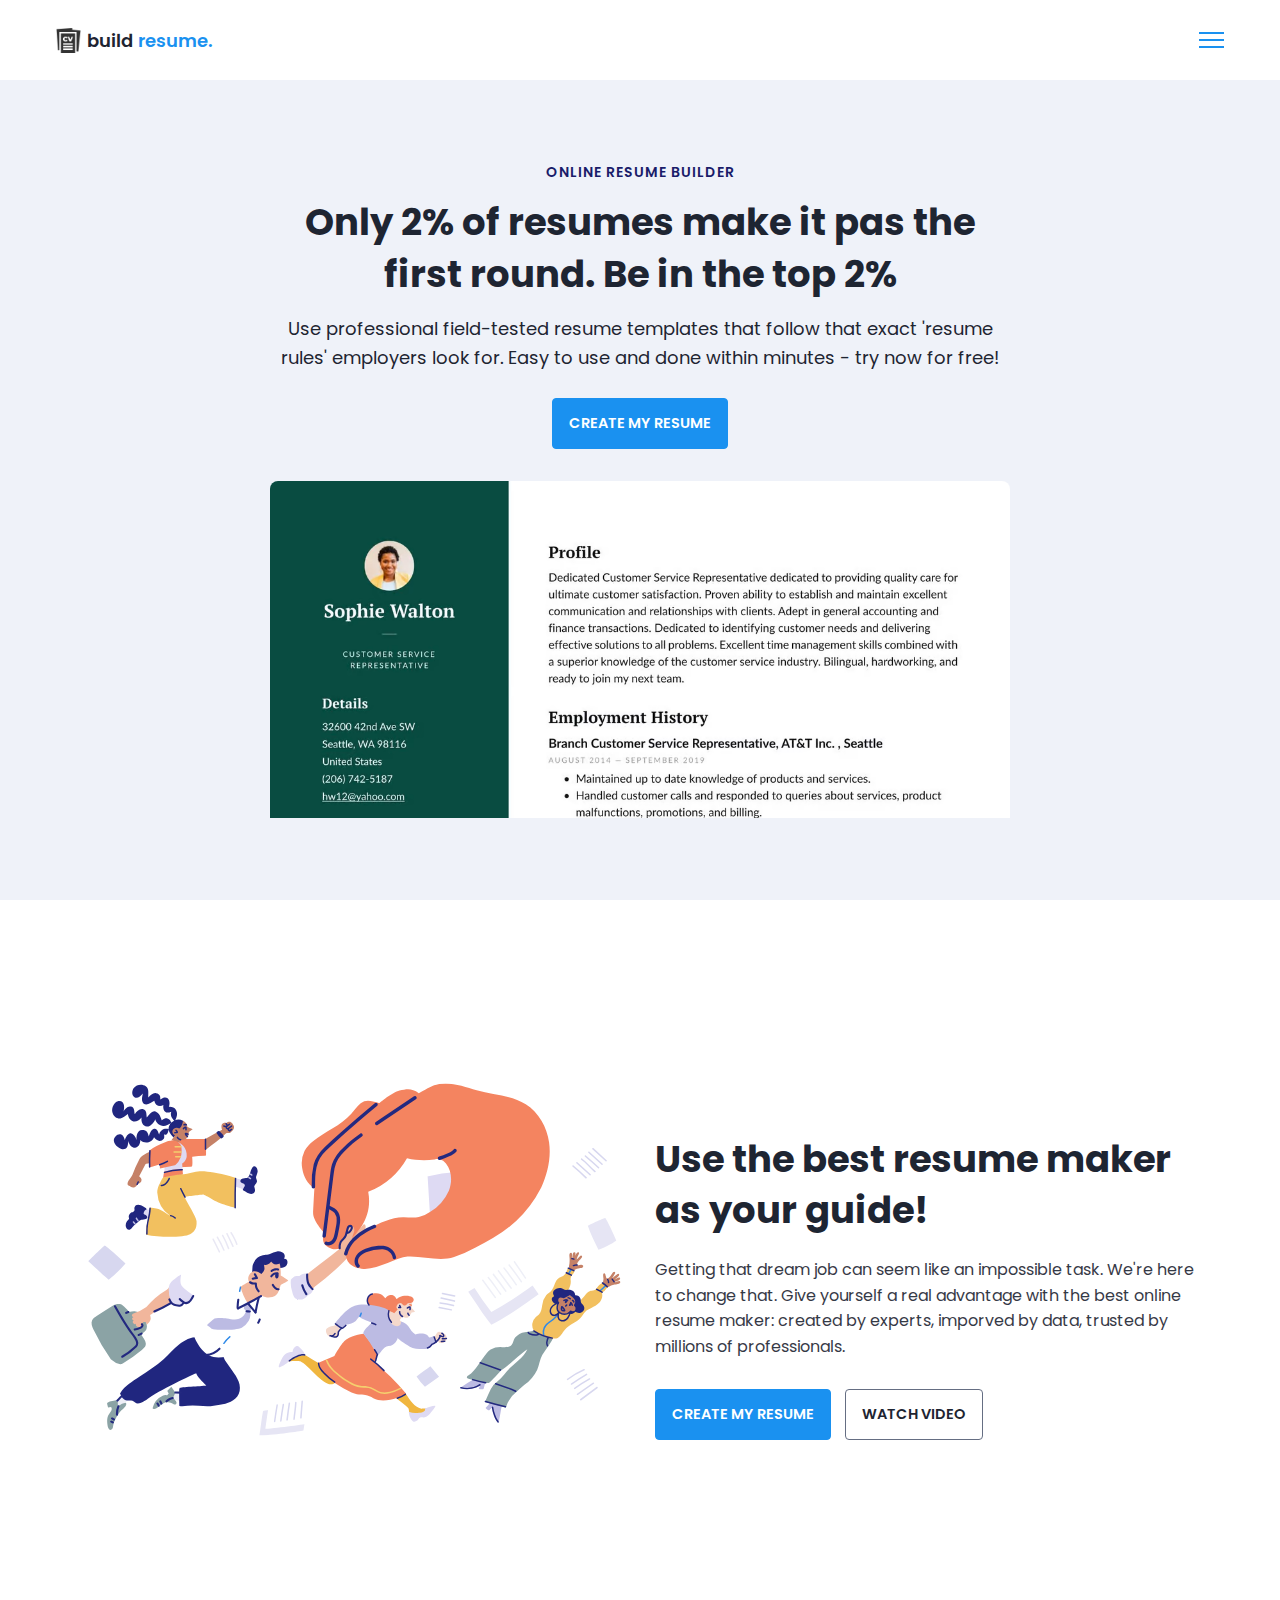
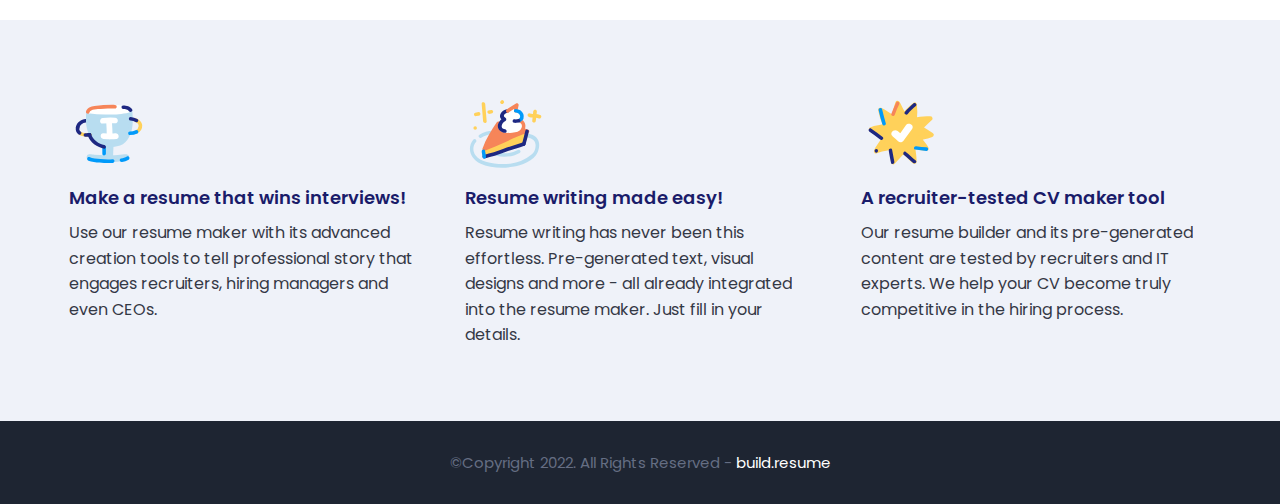
<file: index.html>
<!DOCTYPE html>
<html lang="en">

<head>
  <meta charset="UTF-8">
  <meta http-equiv="X-UA-Compatible" content="IE=edge">
  <meta name="viewport" content="width=device-width, initial-scale=1.0">
  <link rel="icon" type="image/x-icon" href="./assets/images/favicon.ico" />

  <!-- ================= Our Custom CSS Links ================= -->
  <link rel="stylesheet" type="text/css" href="./assets/css/main.css" />
  <link rel="stylesheet" type="text/css" href="./assets/css/selected.css" />
  <link rel="stylesheet" type="text/css" href="./assets/css/Responsive.css" />
  <title>Home - Resume/CV Builder</title>
</head>

<body>
  <!-- ============================
            !  Navbar   !
       ============================ -->
  <nav class="navbar bg-white" id="navbar">
    <div class="container">
      <div class="navbar-content">
        <div class="brand-and-toggler">
          <a href="index.html" class="navbar-brand">
            <img src="assets/images/curriculum-vitae.png" alt="curriculum-vitae" title="curriculum-vitae"
              class="navbar-brand-icon" />
            <span class="navbar-brand-text">build <span>resume.</span>
          </a>

          <button type="button" class="navbar-toggler-btn">
            <div class="bars">
              <div class="bar"></div>
              <div class="bar"></div>
              <div class="bar"></div>
            </div>
          </button>

          <nav class="navigation" id="navigation">
            <ul>
              <li style="--i:1;"><a href="#" class="active">Home</a></li>
              <li style="--i:2;"><a href="#">Create CV</a></li>
              <li style="--i:3;"><a href="#">privacy policy</a></li>
              <li style="--i:4;"><a href="#">Contact</a></li>
            </ul>
          </nav>
        </div>
      </div>
    </div>
  </nav>


  <!-- ============================
            !  Header   !
       ============================ -->
  <header class="header bg-bright" id="header">
    <div class="container">
      <div class="header-content text-center">
        <h6 class="text-uppercase text-blue-dark fs-14 fw-6 ls-1">online resume builder</h6>
        <h1 class="lg-title">Only 2% of resumes make it pas the first round. Be in the top 2%</h1>
        <p class="text-dark fs-18">Use professional field-tested resume templates that follow that exact 'resume
          rules' employers look for. Easy to use and done within minutes - try now for free!</p>
        <a href="resume.html" class="btn btn-primary text-uppercase">create my resume</a>
        <img src="assets/images/dublin-resume-templates.avif" alt="dublin-resume-templates"
          title="dublin-resume-templates" />
      </div>
    </div>
  </header>


  <!-- ============================
            !  Section One   !
       ============================ -->
  <div class="section-one">
    <div class="container">
      <div class="section-one-content">
        <div class="section-one-l">
          <img src="assets/images/visual-1.svg">
        </div>
        <div class="section-one-r text-center">
          <h2 class="lg-title">Use the best resume maker as your guide!</h2>
          <p class="text">Getting that dream job can seem like an impossible task. We're here to change that.
            Give yourself a real advantage with the best online resume maker: created by experts, imporved
            by data, trusted by millions of professionals.</p>
          <div class="btn-group">
            <a href="resume.html" class="btn btn-primary text-uppercase">create my resume</a>
            <a href="#" class="btn btn-secondary text-uppercase">watch video</a>
          </div>
        </div>
      </div>
    </div>
  </div>


  <!-- ============================
            !  Section Two   !
       ============================ -->
  <div class="section-two bg-bright">
    <div class="container">
      <div class="section-two-content">
        <div class="section-items">
          <div class="section-item">
            <div class="section-item-icon">
              <img src="assets/images/feature-1.svg" alt="feature-1" title="feature-1" />
            </div>
            <h5 class="section-item-title">Make a resume that wins interviews!</h5>
            <p class="text">Use our resume maker with its advanced creation tools to tell professional story
              that engages recruiters, hiring managers and even CEOs.</p>
          </div>

          <div class="section-item">
            <div class="section-item-icon">
              <img src="assets/images/feature-2.svg" alt="feature-2" title="feature-2" />
            </div>
            <h5 class="section-item-title">Resume writing made easy!</h5>
            <p class="text">Resume writing has never been this effortless. Pre-generated text, visual
              designs and more - all already integrated into the resume maker. Just fill in your details.
            </p>
          </div>

          <div class="section-item">
            <div class="section-item-icon">
              <img src="assets/images/feature-3.svg" alt="feature-3" title="feature-3" />
            </div>
            <h5 class="section-item-title">A recruiter-tested CV maker tool</h5>
            <p class="text">Our resume builder and its pre-generated content are tested by recruiters and IT
              experts. We help your CV become truly competitive in the hiring process.</p>
          </div>
        </div>
      </div>
    </div>
  </div>




  <!-- ==============================================
            !  Footer/CopyRights  !
       ============================================== -->
  <footer class="footer bg-dark">
    <div class="container">
      <div class="footer-content text-center">
        <p class="fs-15">&copy;Copyright 2022. All Rights Reserved - <span>build.resume</span></p>
      </div>
    </div>
  </footer>



  <!-- ============================================
          TODO:- JavaScript Custom/CDN links 
       ============================================ -->
  <!-- special for navbar js -->
  <script src="assets/js/navbar.js"></script>

</body>

</html>
</file>
<file: assets/css/main.css>
@import url('https://fonts.googleapis.com/css2?family=Manrope:wght@200;300;400;500;600;700;800&family=Poppins:ital,wght@0,100;0,200;0,300;0,400;0,500;0,600;0,700;0,800;0,900;1,100;1,200;1,300;1,400;1,500;1,600;1,700;1,800;1,900&display=swap');

* {
    padding: 0;
    margin: 0;
    box-sizing: border-box;
    scroll-behavior: smooth;
}

:root {
    --clr-blue: #1A91F0;
    --clr-blue-mid: #1170CD;
    --clr-blue-dark: #1A1C6A;
    --clr-white: #fff;
    --clr-bright: #EFF2F9;
    --clr-dark: #1e2532;
    --clr-black: #000;
    --clr-grey: #656e83;
    --clr-green: #084C41;
    --font-poppins: 'Poppins', sans-serif;
    --font-manrope: 'Manrope', sans-serif;
    ;
    --transition: all 300ms ease-in-out;
}

html {
    font-size: 10px;
}

body {
    font-size: 1.6rem;
    font-family: var(--font-poppins);
}

/* =====================================
           navbar part
   ===================================== */
.navbar {
    height: 80px;
    display: flex;
    align-items: center;
    box-shadow: rgba(0, 0, 0, 0.08) 0px 3px 8px;
}

.navbar .container {
    width: 100%;
}

.navbar-brand {
    display: flex;
    align-items: center;
    justify-content: flex-start;
    font-size: 1.8rem;
}

.navbar-brand-text {
    color: var(--clr-dark);
    font-weight: 600;
}

.navbar-brand-text span {
    color: var(--clr-blue);
}

.navbar-brand-icon {
    width: 25px;
    margin-right: 6px;
    opacity: 0.8;
}

.brand-and-toggler {
    display: flex;
    align-items: center;
    justify-content: space-between;
}

.navigation {
    position: absolute;
    display: none;
    top: 80px;
    right: 0;
    width: 300px;
    border: 1px dotted var(--clr-grey);
}

.navigation.active{
    display: block;
}

.navigation ul {
    display: flex;
    align-items: center;
    justify-content: center;
    flex-direction: column;
    background: var(--clr-white);
}

.navigation ul li {
    list-style: none;
    padding: 20px 0;
    transition: .2s ease-in-out;
}

.navigation.active ul li{
    opacity: 0;
    animation: navItems .5s linear forwards;
    animation-duration: calc(.2s * var(--i));
}

@keyframes navItems {
    0% {
        transform: translateY(100px);
        opacity: 0;
    }

    100% {
        transform: translateY(0);
        opacity: 1;
    }
}

.navigation ul li:hover {
    border-bottom: 1px dotted var(--clr-grey);
}

.navigation ul li a {
    font-size: 2rem;
    letter-spacing: .1rem;
    font-weight: bold;
    color: var(--clr-black);
    transition: .2s ease-in-out;
}

.navigation ul li a.active,
.navigation ul li a:hover {
    color: var(--clr-blue-mid);
}


/* =====================================
           Header part
   ===================================== */
.header {
    min-height: calc(100vh - 80px);
    display: flex;
    flex-direction: column;
    align-items: center;
    justify-content: center;
}

.header-content {
    max-width: 740px;
    margin-right: auto;
    margin-left: auto;
}

.header-content img {
    max-width: 760px;
    border-top-right-radius: 8px;
    border-top-left-radius: 8px;
    margin-top: 3.2rem;
}

.lg-title {
    margin: 1.4rem 0;
    font-size: 37px;
    line-height: 1.4;
    color: var(--clr-dark);
}

.header-content p {
    margin-bottom: 2.6rem;
    line-height: 1.6;
}


/* =====================================
           Section one
   ===================================== */
.section-one {
    padding: 64px 0;
    min-height: 80vh;
    display: flex;
    align-items: center;
}

.section-one-l img {
    max-width: 545px;
    margin-right: auto;
    margin-left: auto;
}

.section-one-r {
    margin-top: 4rem;
}

.section-one .btn-group {
    margin-top: 2rem;
}

.section-one-r {
    max-width: 545px;
    margin-right: auto;
    margin-left: auto;
}

.section-one-r .btn-group {
    margin-top: 3rem;
}


/* =====================================
           Section Two
   ===================================== */
.section-two {
    padding: 64px 0;
}

.section-two .section-items {
    display: grid;
    gap: 2rem;
}

.section-two .section-item {
    max-width: 350px;
    text-align: center;
    margin-right: auto;
    margin-left: auto;
}

.section-two .section-item-icon {
    margin: 1rem 0;
}

.section-two .section-item-icon img {
    width: 80px;
    margin-right: auto;
    margin-left: auto;
}

.section-two .section-item-title {
    color: var(--clr-blue-dark);
    font-size: 1.8rem;
    font-weight: 600;
}

.section-two .text {
    margin: 0.9rem 0;
}


/* =====================================
           footer part
   ===================================== */
.footer {
    padding: 3rem 0;
}

.footer-content p {
    color: var(--clr-grey);
}

.footer-content p span {
    color: var(--clr-white);
}




/* =====================================
           Next page styling
           Resume page start styling
   ===================================== */
#about-sc {
    padding: 64px 0;
}

.cv-form-row-title {
    background-color: var(--clr-dark);
    padding: 0.8rem 1.6rem;
    margin-bottom: 2rem;
}

.cv-form-row-title h3 {
    color: var(--clr-white);
    font-weight: 500;
    text-transform: uppercase;
    letter-spacing: 1.5px;
    font-size: 1.7rem;
}

.cv-form-blk {
    margin: 3rem 0;
}

.cv-form-row {
    padding: 3rem 2rem 0 2rem;
    border: 1px solid rgba(0, 0, 0, 0.08);
    margin-bottom: 1rem;
    position: relative;
}

textarea {
    resize: none;
}

.form-elem {
    margin-bottom: 3rem;
    position: relative;
}

.form-label {
    display: block;
    font-weight: 600;
    font-size: 14px;
    color: var(--clr-dark);
    margin-bottom: 0.5rem;
}

.form-control {
    border-radius: none;
    border: 1px solid rgba(0, 0, 0, 0.1);
    font-size: 14px;
    padding: 0.8rem 1.6rem;
    font-family: inherit;
    width: 100%;
    outline: 0;
    transition: var(--transition);
}

.form-control:focus {
    border-color: rgba(0, 0, 0, 0.3);
}

.form-text {
    color: #ca0b00;
    font-size: 12px;
    position: absolute;
    letter-spacing: 0.5px;
    top: calc(100% + 2px);
    left: 0;
    width: 100%;
}

.cols-3,
.cols-2 {
    display: grid;
}

.repeater-add-btn {
    width: 25px;
    height: 25px;
    background-color: var(--clr-blue-mid);
    font-size: 1.6rem;
    color: var(--clr-white);
    margin: 1rem 0;
}

.repeater-remove-btn {
    position: absolute;
    top: 10px;
    right: 10px;
    z-index: 999;
    width: 25px;
    height: 25px;
    border-radius: 50%;
    background-color: #ca0b00;
    color: var(--clr-white);
    font-size: 1.6rem;
}

/* preview section */
.preview-cnt {
    border-radius: 5px;
    display: grid;
    grid-template-columns: 32% auto;
    box-shadow: rgba(149, 157, 165, 0.2) 0px 8px 24px;
    overflow: hidden;
}

.preview-cnt-l {
    padding: 3rem 3rem 2rem 3rem;
}

.preview-cnt-r {
    padding: 3rem 3rem 3rem 4rem;
}

.preview-cnt-l .preview-blk:nth-child(1) {
    text-align: center;
}

.preview-image {
    width: 120px;
    height: 120px;
    border-radius: 50%;
    overflow: hidden;
    margin-right: auto;
    margin-left: auto;
}

.preview-image img {
    width: 100%;
    height: 100%;
    object-fit: cover;
}

.preview-item-name {
    font-size: 2.4rem;
    font-weight: 600;
    margin: 1.8rem 0;
    position: relative;
}

.preview-item-name::after {
    position: absolute;
    content: "";
    bottom: -10px;
    width: 50px;
    height: 1.5px;
    background-color: rgba(255, 255, 255, 0.5);
    left: 50%;
    transform: translateX(-50%);
}

.preview-blk {
    padding: 1rem 0;
    margin-bottom: 1rem;
}

.preview-blk-title h3 {
    text-transform: uppercase;
    letter-spacing: 0.5px;
    border-bottom: 0.5px solid rgba(0, 0, 0, 0.08);
    padding-bottom: 0.5rem;
}

.preview-blk-title {
    margin-bottom: 1rem;
}

.preview-blk-list .preview-item {
    font-size: 1.5rem;
    margin-bottom: 0.2rem;
    opacity: 0.95;
}

.preview-cnt-r .preview-blk-title {
    color: var(--clr-dark);
}

.preview-cnt-r .preview-blk-list .preview-item {
    margin-top: 1.8rem;
}

.achievements-items.preview-blk-list .preview-item span:first-child,
.educations-items.preview-blk-list .preview-item span:first-child,
.experiences-items.preview-blk-list .preview-item span:first-child {
    display: block;
    font-weight: 600;
    margin-bottom: 1rem;
    background-color: rgba(0, 0, 0, 0.03);
}

.educations-items.preview-blk-list .preview-item span:nth-child(2),
.experiences-items.preview-blk-list .preview-item span:nth-child(2) {
    font-weight: 600;
    margin-right: 1rem;
}

.educations-items.preview-blk-list .preview-item span:nth-child(3),
.experiences-items.preview-blk-list .preview-item span:nth-child(3) {
    font-style: italic;
    margin-right: 1rem;
}

.educations-items.preview-blk-list .preview-item span:nth-child(4),
.educations-items.preview-blk-list .preview-item span:nth-child(5),
.experiences-items.preview-blk-list .preview-item span:nth-child(4),
.experiences-items.preview-blk-list .preview-item span:nth-child(5) {
    margin-right: 1rem;
    background-color: var(--clr-green);
    color: var(--clr-white);
    padding: 0 1rem;
    border-radius: 0.6rem;
}

.educations-items.preview-blk-list .preview-item span:nth-child(6),
.experiences-items.preview-blk-list .preview-item span:nth-child(6) {
    font-size: 13.5px;
    display: block;
    opacity: 0.8;
    margin-top: 1rem;
}

.projects-items.preview-blk-list .preview-item span {
    display: block;
}

.print-btn-sc {
    margin: 2rem 0 6rem 0;
}
</file>
<file: assets/css/selected.css>
/* width */
::-webkit-scrollbar {
  width: 10px;
}

/* Track */
::-webkit-scrollbar-track {
  background: var(--clr-dark);
}

/* Handle */
::-webkit-scrollbar-thumb {
  background: var(--clr-bright);
  border: 4rem solid var(--clr-white);
}

/* Handle on hover */
::-webkit-scrollbar-thumb:hover {
  background: var(--clr-blue-mid);
}

button {
  border: none;
  background-color: transparent;
  outline: 0;
  cursor: pointer;
  font-family: inherit;
}

img {
  width: 100%;
  display: block;
}

a {
  text-decoration: none;
}

/* font family */
.font-poppins {
  font-family: var(--font-poppins);
}

.font-manrope {
  font-family: var(--font-manrope);
}

/* text colors */
.text-blue {
  color: var(--clr-blue);
}

.text-blue-mid {
  color: var(--clr-blue-mid);
}

.text-blue-dark {
  color: var(--clr-blue-dark);
}

.text-bright {
  color: var(--clr-bright);
}

.text-dark {
  color: var(--clr-dark);
}

.text-grey {
  color: var(--clr-grey);
}

.text-white {
  color: var(--clr-white);
}

/* background colors */
.bg-blue {
  background-color: var(--clr-blue);
}

.bg-blue-mid {
  background-color: var(--clr-blue-mid);
}

.bg-blue-dark {
  background-color: var(--clr-blue-dark);
}

.bg-bright {
  background-color: var(--clr-bright);
}

.bg-dark {
  background-color: var(--clr-dark);
}

.bg-grey {
  background-color: var(--clr-grey);
}

.bg-white {
  background-color: var(--clr-white);
}

.bg-black {
  background-color: var(--clr-black);
}

.bg-green {
  background-color: var(--clr-green);
}


/* text Alignment */
.text-center {
  text-align: center;
}

.text-left {
  text-align: left;
}

.text-right {
  text-align: right;
}

.text-uppercase {
  text-transform: uppercase;
}

.text-lowercase {
  text-transform: lowercase;
}

.text-capitalize {
  text-transform: capitalize;
}


/* text size, color and more... */
.text {
  color: var(--clr-dark);
  opacity: 0.9;
  margin: 2rem 0;
  line-height: 1.6;
}


/* font weight */
.fw-2 {
  font-weight: 200;
}

.fw-3 {
  font-weight: 300;
}

.fw-4 {
  font-weight: 400;
}

.fw-5 {
  font-weight: 500;
}

.fw-6 {
  font-weight: 600;
}

.fw-7 {
  font-weight: 700;
}

.fw-8 {
  font-weight: 800;
}

.fs-13 {
  font-size: 13px;
}

.fs-14 {
  font-size: 14px;
}

.fs-15 {
  font-size: 15px;
}

.fs-16 {
  font-size: 16px;
}

.fs-17 {
  font-size: 17px;
}

.fs-18 {
  font-size: 18px;
}

.fs-19 {
  font-size: 19px;
}

.fs-20 {
  font-size: 20px;
}

.fs-21 {
  font-size: 21px;
}

.fs-22 {
  font-size: 22px;
}

.fs-23 {
  font-size: 23px;
}

.fs-24 {
  font-size: 24px;
}

.fs-25 {
  font-size: 25px;
}


/* text spacing */
.ls-1 {
  letter-spacing: 1px;
}

.ls-2 {
  letter-spacing: 2px;
}


/* main container */
.container {
  max-width: 1200px;
  margin: 0 auto;
  padding: 0 1.6rem;
}


/* bars button */
.bars {
  display: flex;
  flex-direction: column;
  justify-content: space-between;
  height: 16.5px;
  width: 25px;
}

.bars .bar {
  width: 100%;
  height: 2px;
  background-color: var(--clr-blue);
  transition: var(--transition);
}

.bars:hover .bar {
  background-color: var(--clr-dark);
}


/* buttons */
.btn {
  font-size: 14.5px;
  font-weight: 600;
  padding: 1.4rem 1.6rem;
  border-radius: 4px;
  display: inline-block;
}

.btn-primary {
  background-color: var(--clr-blue);
  color: var(--clr-white);
  border: 1px solid var(--clr-blue);
  transition: var(--transition);
}

.btn-primary:hover {
  background-color: transparent;
  color: var(--clr-dark);
  border-color: var(--clr-grey);
}

.btn-secondary {
  background-color: transparent;
  color: var(--clr-dark);
  border: 1px solid var(--clr-grey);
  transition: var(--transition);
}

.btn-secondary:hover {
  background-color: var(--clr-blue);
  color: var(--clr-white);
  border-color: var(--clr-blue);
}

.btn-group button:first-child,
.btn-group a:first-child {
  margin-right: 1rem !important;
}
</file>
<file: assets/css/Responsive.css>
/* media queries */
@media screen and (min-width: 768px) {
    .section-two .section-items {
        grid-template-columns: repeat(2, 1fr);
    }
}

@media screen and (min-width: 992px) {
    .section-one-content {
        display: grid;
        grid-template-columns: repeat(2, 1fr);
        column-gap: 3rem;
    }

    .section-one-r {
        text-align: left;
    }

    .section-two .section-items {
        grid-template-columns: repeat(3, 1fr);
    }

    .section-two .section-item {
        text-align: left;
    }

    .section-two .section-item-icon img {
        margin-left: 0;
    }
}


@media screen and (min-width: 768px) {
    .cols-3 {
        grid-template-columns: repeat(3, 1fr);
        column-gap: 2rem;
    }

    .cols-2 {
        grid-template-columns: repeat(2, 1fr);
        column-gap: 2rem;
    }
}

@media screen and (min-width: 992px) {
    .cv-form-row {
        padding: 3rem 3rem 0rem 3rem;
    }

    .cols-3 {
        grid-template-columns: repeat(3, 1fr);
    }
}


/* print section */
@media print {
    body * {
        visibility: hidden;
    }

    .non_print_area {
        display: none;
    }

    .print_area,
    .print_area * {
        visibility: visible;
    }

    .print_area {
        width: 100%;
        position: absolute;
        left: 0;
        top: 0;
        overflow: hidden;
    }
}
</file>
